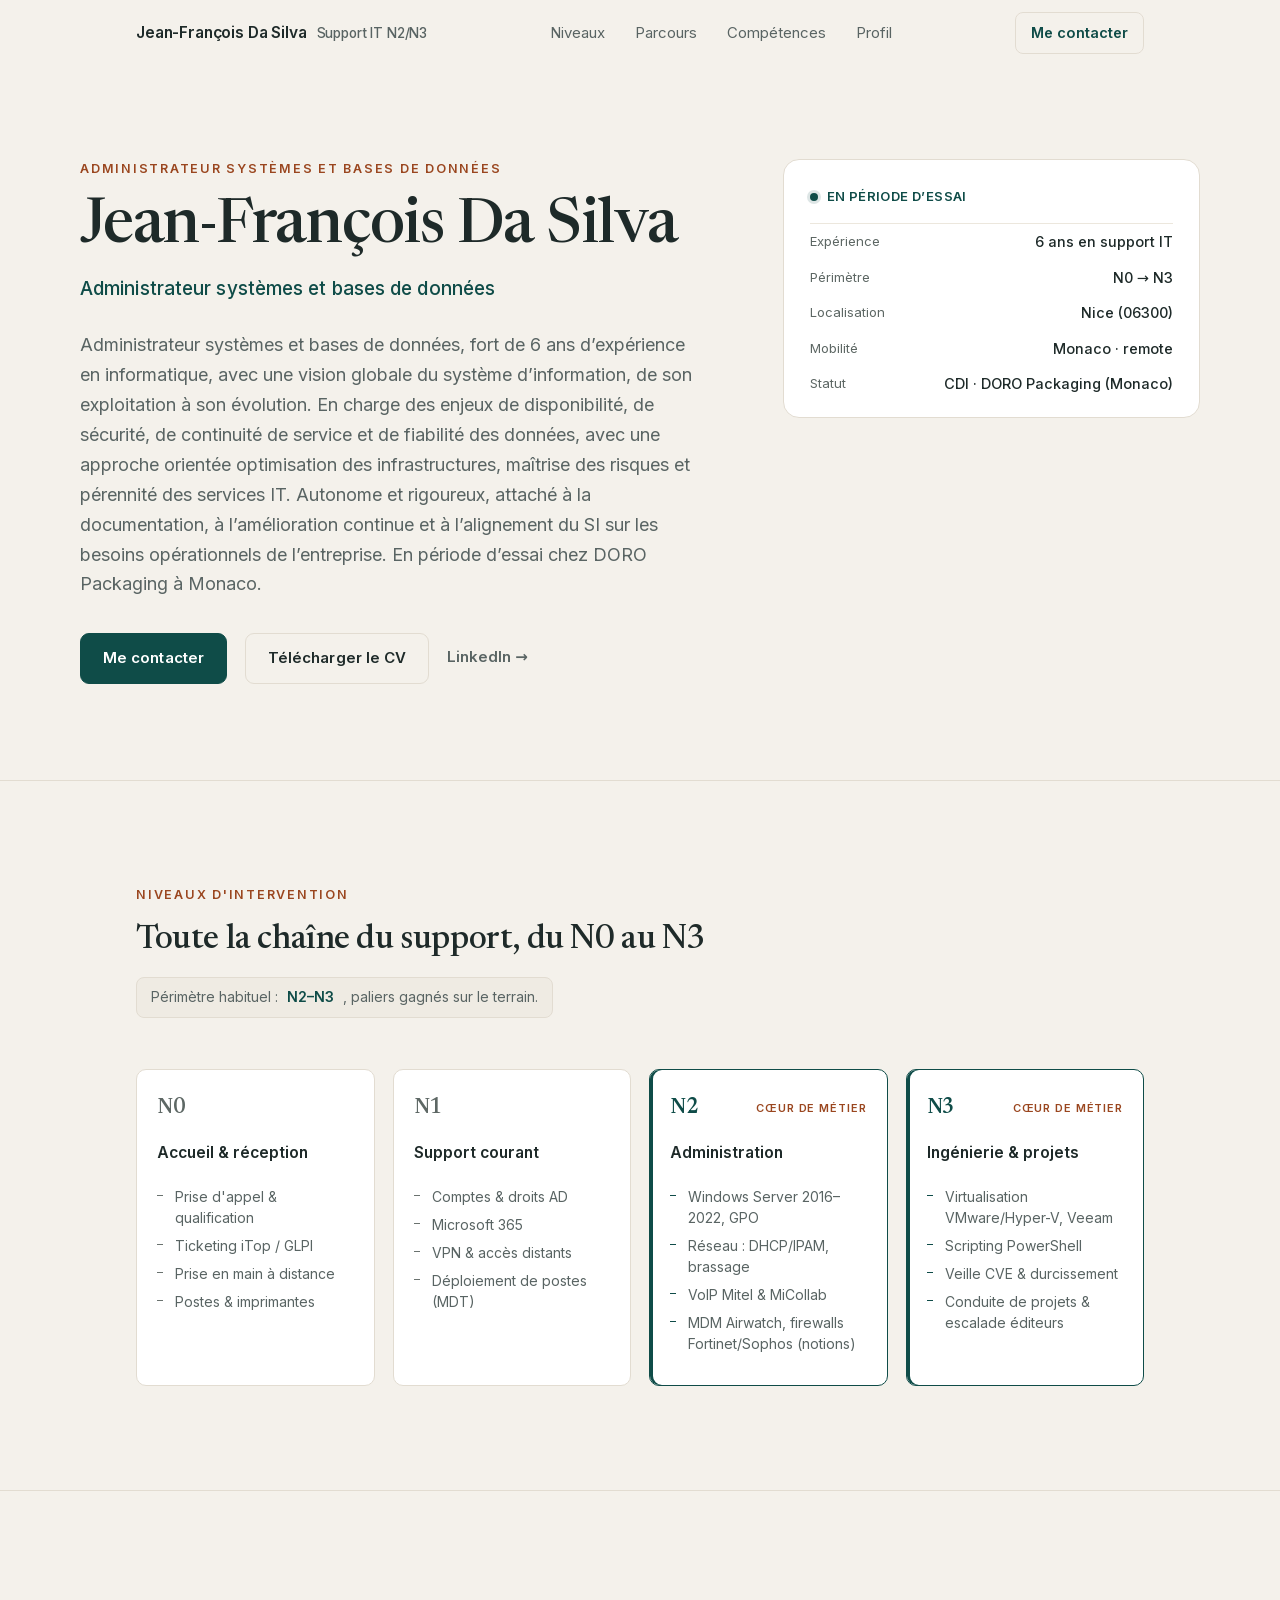
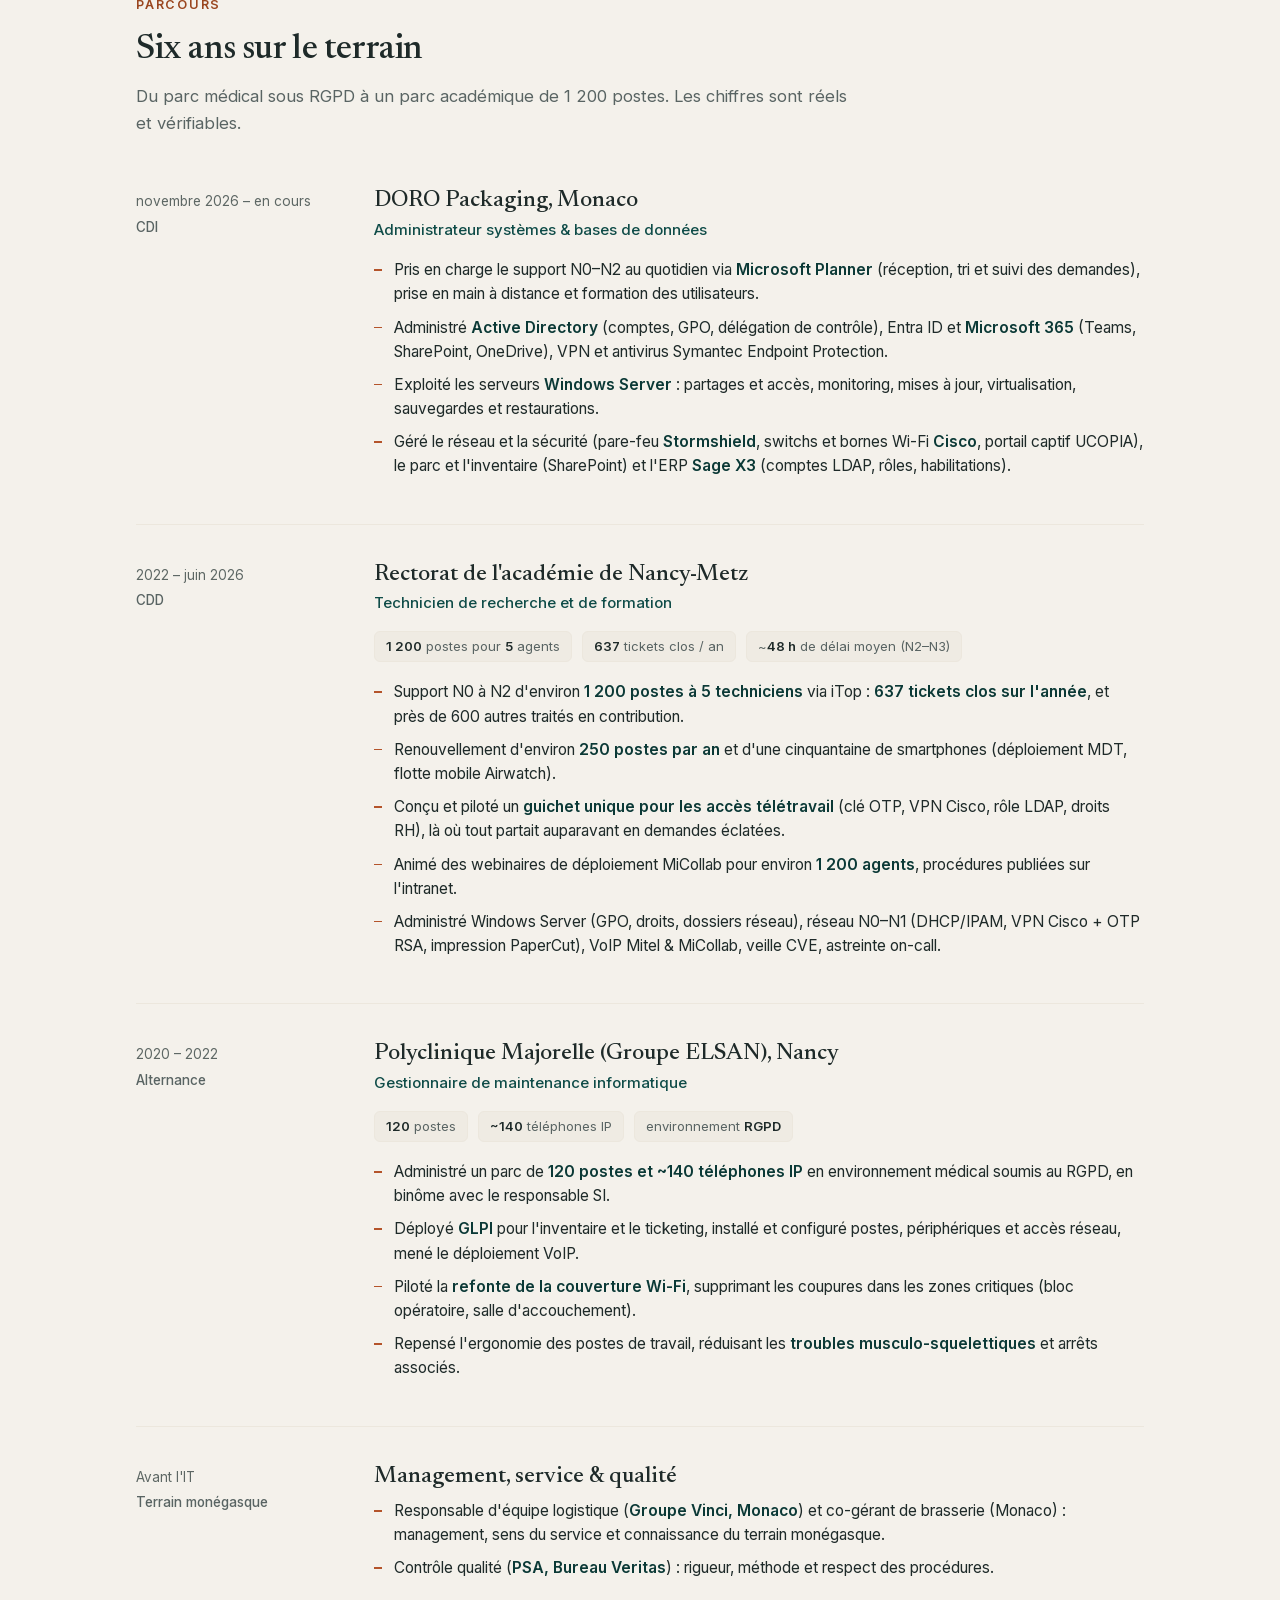
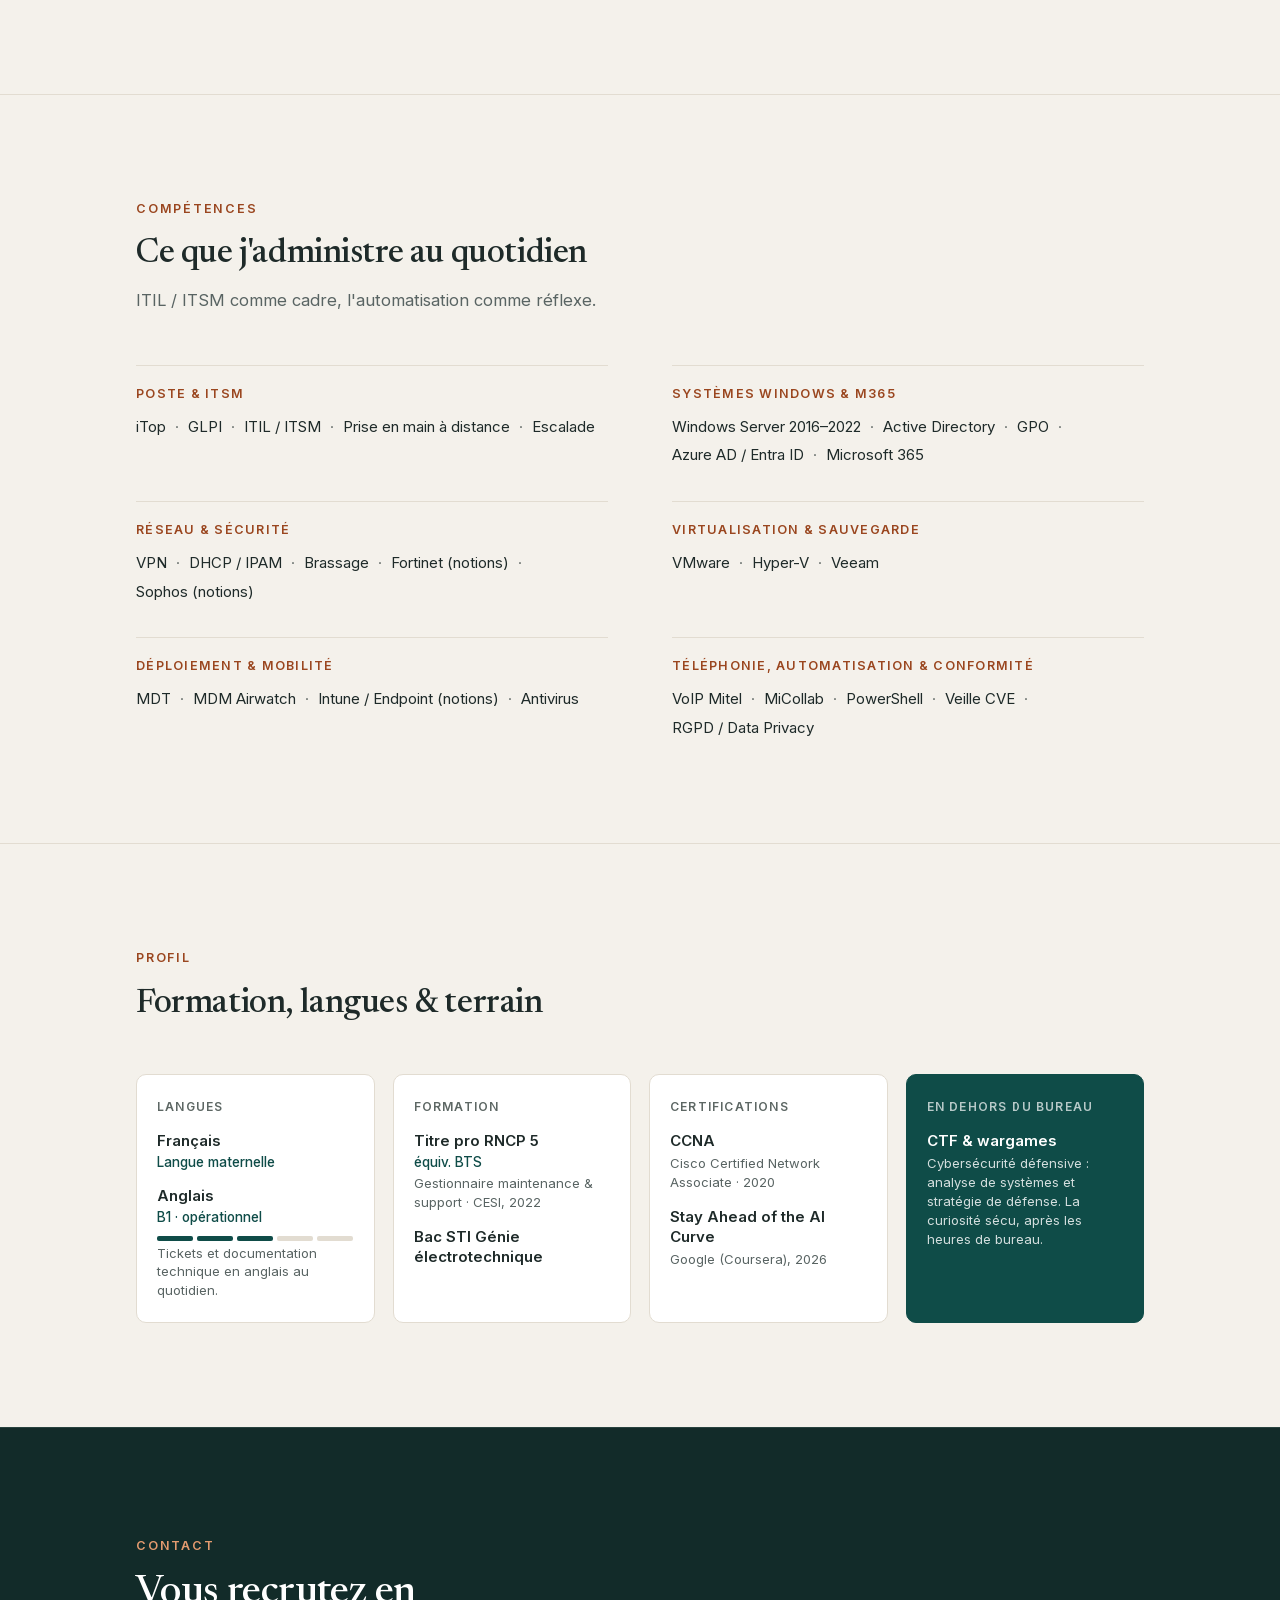
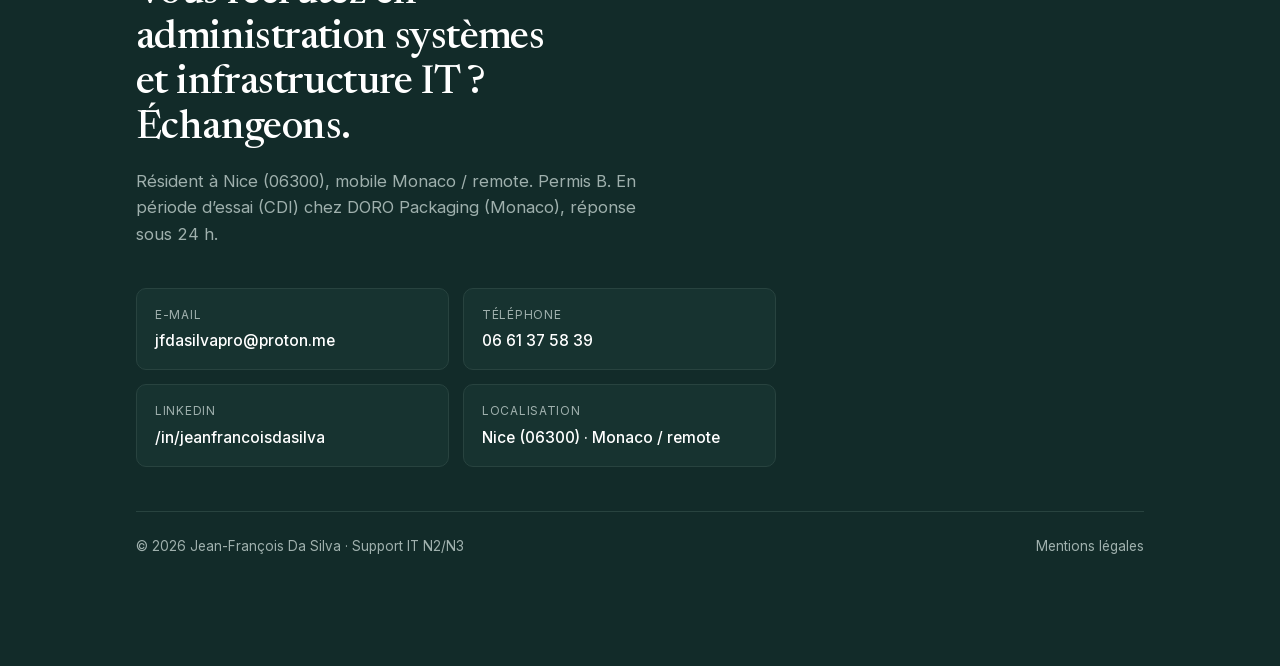
<file: index.html>
<!DOCTYPE html>
<html lang="fr">
<head>
<meta charset="utf-8">
<meta name="viewport" content="width=device-width, initial-scale=1">
<title>Jean-François Da Silva · Administrateur systèmes et bases de données</title>
<meta name="description" content="Jean-François Da Silva, administrateur systèmes et bases de données (6 ans). Support N0 à N3, systèmes &amp; réseaux, environnements exigeants. Résident à Nice (06300), mobile Monaco / remote. En période d’essai chez DORO Packaging (Monaco).">
<meta name="theme-color" content="#0F4C48">
<link rel="icon" type="image/svg+xml" href="favicon.svg">
<link rel="apple-touch-icon" href="apple-touch-icon.png">

<meta property="og:type" content="website">
<meta property="og:locale" content="fr_FR">
<meta property="og:url" content="https://jfdslv.fr/">
<meta property="og:site_name" content="Jean-François Da Silva">
<meta property="og:title" content="Jean-François Da Silva · Administrateur systèmes et bases de données">
<meta property="og:description" content="Support IT N0 à N3 (6 ans). Nice (06300) · Monaco · remote. En période d’essai chez DORO Packaging.">
<meta property="og:image" content="https://jfdslv.fr/og-image.png">
<meta property="og:image:width" content="1200">
<meta property="og:image:height" content="630">
<meta name="twitter:card" content="summary_large_image">
<meta name="twitter:title" content="Jean-François Da Silva · Administrateur systèmes et bases de données">
<meta name="twitter:description" content="Support IT N0 à N3 (6 ans). Nice (06300) · Monaco · remote. En période d’essai chez DORO Packaging.">
<meta name="twitter:image" content="https://jfdslv.fr/og-image.png">

<link rel="preload" href="fonts/newsreader-ccd539e8.woff2" as="font" type="font/woff2" crossorigin>
<link rel="preload" href="fonts/inter-1ab1ad55.woff2" as="font" type="font/woff2" crossorigin>
<link rel="stylesheet" href="fonts.css">
<link rel="stylesheet" href="styles.css">
</head>
<body>
<a class="skip" href="#main">Aller au contenu</a>

<!-- ===================== NAV ===================== -->
<nav class="nav" id="nav" aria-label="Navigation principale">
  <div class="nav-inner">
    <a class="brand" href="#top">
      Jean-François Da Silva
      <span class="brand-role">Support IT N2/N3</span>
    </a>
    <div class="nav-links">
      <a href="#niveaux">Niveaux</a>
      <a href="#parcours">Parcours</a>
      <a href="#competences">Compétences</a>
      <a href="#profil">Profil</a>
    </div>
    <a class="nav-cta" href="#contact">Me contacter</a>
  </div>
</nav>

<!-- ===================== HERO ===================== -->
<header id="top">
  <div class="wrap hero">
    <div class="hero-grid">
      <div class="hero-main">
        <p class="kicker">Administrateur systèmes et bases de données</p>
        <h1 class="hero-name">Jean-François Da Silva</h1>
        <p class="hero-role">Administrateur systèmes et bases de données</p>
        <p class="hero-lead">Administrateur systèmes et bases de données, fort de 6 ans d’expérience en informatique, avec une vision globale du système d’information, de son exploitation à son évolution. En charge des enjeux de disponibilité, de sécurité, de continuité de service et de fiabilité des données, avec une approche orientée optimisation des infrastructures, maîtrise des risques et pérennité des services IT. Autonome et rigoureux, attaché à la documentation, à l’amélioration continue et à l’alignement du SI sur les besoins opérationnels de l’entreprise. En période d’essai chez DORO Packaging à Monaco.</p>
        <div class="hero-actions">
          <a class="btn btn-primary" href="mailto:jfdasilvapro@proton.me?subject=Opportunit%C3%A9%20Support%20N2%2FN3">Me contacter</a>
          <a class="btn btn-ghost" href="CV_JFDS.pdf" download="CV_Jean-Francois_DA_SILVA.pdf">Télécharger le CV</a>
          <a class="link-arrow" href="https://linkedin.com/in/jeanfrancoisdasilva" target="_blank" rel="noopener">LinkedIn →</a>
        </div>
      </div>

      <aside class="hero-card" aria-label="En bref">
        <p class="avail"><span class="dot" aria-hidden="true"></span> En période d’essai</p>
        <dl>
          <dt>Expérience</dt><dd>6 ans en support IT</dd>
          <dt>Périmètre</dt><dd>N0 → N3</dd>
          <dt>Localisation</dt><dd>Nice (06300)</dd>
          <dt>Mobilité</dt><dd>Monaco · remote</dd>
          <dt>Statut</dt><dd>CDI · DORO Packaging (Monaco)</dd>
        </dl>
      </aside>
    </div>
  </div>
</header>

<main id="main">

<!-- ===================== NIVEAUX ===================== -->
<section class="section" id="niveaux" aria-labelledby="niveaux-t">
  <div class="wrap">
    <div class="section-head reveal">
      <p class="kicker">Niveaux d'intervention</p>
      <h2 class="section-title" id="niveaux-t">Toute la chaîne du support, du N0 au N3</h2>
      <p class="scope-note">Périmètre habituel : <b>N2–N3</b>, paliers gagnés sur le terrain.</p>
    </div>
    <div class="levels reveal">
      <article class="level level-base">
        <div class="level-top"><span class="level-id">N0</span></div>
        <p class="level-name">Accueil &amp; réception</p>
        <ul class="level-list">
          <li>Prise d'appel &amp; qualification</li>
          <li>Ticketing iTop / GLPI</li>
          <li>Prise en main à distance</li>
          <li>Postes &amp; imprimantes</li>
        </ul>
      </article>
      <article class="level level-base">
        <div class="level-top"><span class="level-id">N1</span></div>
        <p class="level-name">Support courant</p>
        <ul class="level-list">
          <li>Comptes &amp; droits AD</li>
          <li>Microsoft 365</li>
          <li>VPN &amp; accès distants</li>
          <li>Déploiement de postes (MDT)</li>
        </ul>
      </article>
      <article class="level level-active">
        <div class="level-top"><span class="level-id">N2</span><span class="level-badge">Cœur de métier</span></div>
        <p class="level-name">Administration</p>
        <ul class="level-list">
          <li>Windows Server 2016–2022, GPO</li>
          <li>Réseau : DHCP/IPAM, brassage</li>
          <li>VoIP Mitel &amp; MiCollab</li>
          <li>MDM Airwatch, firewalls Fortinet/Sophos (notions)</li>
        </ul>
      </article>
      <article class="level level-active">
        <div class="level-top"><span class="level-id">N3</span><span class="level-badge">Cœur de métier</span></div>
        <p class="level-name">Ingénierie &amp; projets</p>
        <ul class="level-list">
          <li>Virtualisation VMware/Hyper-V, Veeam</li>
          <li>Scripting PowerShell</li>
          <li>Veille CVE &amp; durcissement</li>
          <li>Conduite de projets &amp; escalade éditeurs</li>
        </ul>
      </article>
    </div>
  </div>
</section>

<!-- ===================== PARCOURS ===================== -->
<section class="section" id="parcours" aria-labelledby="parcours-t">
  <div class="wrap">
    <div class="section-head reveal">
      <p class="kicker">Parcours</p>
      <h2 class="section-title" id="parcours-t">Six ans sur le terrain</h2>
      <p class="section-lead">Du parc médical sous RGPD à un parc académique de 1 200 postes. Les chiffres sont réels et vérifiables.</p>
    </div>

    <div class="timeline">
      <article class="job reveal">
        <div class="job-period">novembre 2026 – en cours<span class="type">CDI</span></div>
        <div class="job-body">
          <h3 class="job-org">DORO Packaging, Monaco</h3>
          <p class="job-title">Administrateur systèmes &amp; bases de données</p>
          <ul class="job-list" style="margin-top:10px;">
            <li>Pris en charge le support N0–N2 au quotidien via <span class="hl">Microsoft Planner</span> (réception, tri et suivi des demandes), prise en main à distance et formation des utilisateurs.</li>
            <li>Administré <span class="hl">Active Directory</span> (comptes, GPO, délégation de contrôle), Entra ID et <span class="hl">Microsoft 365</span> (Teams, SharePoint, OneDrive), VPN et antivirus Symantec Endpoint Protection.</li>
            <li>Exploité les serveurs <span class="hl">Windows Server</span> : partages et accès, monitoring, mises à jour, virtualisation, sauvegardes et restaurations.</li>
            <li>Géré le réseau et la sécurité (pare-feu <span class="hl">Stormshield</span>, switchs et bornes Wi-Fi <span class="hl">Cisco</span>, portail captif UCOPIA), le parc et l'inventaire (SharePoint) et l'ERP <span class="hl">Sage X3</span> (comptes LDAP, rôles, habilitations).</li>
          </ul>
        </div>
      </article>

      <article class="job reveal">
        <div class="job-period">2022 – juin 2026<span class="type">CDD</span></div>
        <div class="job-body">
          <h3 class="job-org">Rectorat de l'académie de Nancy-Metz</h3>
          <p class="job-title">Technicien de recherche et de formation</p>
          <div class="job-facts">
            <span class="fact"><b>1 200</b> postes pour <b>5</b> agents</span>
            <span class="fact"><b>637</b> tickets clos / an</span>
            <span class="fact">~<b>48 h</b> de délai moyen (N2–N3)</span>
          </div>
          <ul class="job-list">
            <li>Support N0 à N2 d'environ <span class="hl">1 200 postes à 5 techniciens</span> via iTop : <span class="hl">637 tickets clos sur l'année</span>, et près de 600 autres traités en contribution.</li>
            <li>Renouvellement d'environ <span class="hl">250 postes par an</span> et d'une cinquantaine de smartphones (déploiement MDT, flotte mobile Airwatch).</li>
            <li>Conçu et piloté un <span class="hl">guichet unique pour les accès télétravail</span> (clé OTP, VPN Cisco, rôle LDAP, droits RH), là où tout partait auparavant en demandes éclatées.</li>
            <li>Animé des webinaires de déploiement MiCollab pour environ <span class="hl">1 200 agents</span>, procédures publiées sur l'intranet.</li>
            <li>Administré Windows Server (GPO, droits, dossiers réseau), réseau N0–N1 (DHCP/IPAM, VPN Cisco + OTP RSA, impression PaperCut), VoIP Mitel &amp; MiCollab, veille CVE, astreinte on-call.</li>
          </ul>
        </div>
      </article>

      <article class="job reveal">
        <div class="job-period">2020 – 2022<span class="type">Alternance</span></div>
        <div class="job-body">
          <h3 class="job-org">Polyclinique Majorelle (Groupe ELSAN), Nancy</h3>
          <p class="job-title">Gestionnaire de maintenance informatique</p>
          <div class="job-facts">
            <span class="fact"><b>120</b> postes</span>
            <span class="fact"><b>~140</b> téléphones IP</span>
            <span class="fact">environnement <b>RGPD</b></span>
          </div>
          <ul class="job-list">
            <li>Administré un parc de <span class="hl">120 postes et ~140 téléphones IP</span> en environnement médical soumis au RGPD, en binôme avec le responsable SI.</li>
            <li>Déployé <span class="hl">GLPI</span> pour l'inventaire et le ticketing, installé et configuré postes, périphériques et accès réseau, mené le déploiement VoIP.</li>
            <li>Piloté la <span class="hl">refonte de la couverture Wi-Fi</span>, supprimant les coupures dans les zones critiques (bloc opératoire, salle d'accouchement).</li>
            <li>Repensé l'ergonomie des postes de travail, réduisant les <span class="hl">troubles musculo-squelettiques</span> et arrêts associés.</li>
          </ul>
        </div>
      </article>

      <article class="job reveal">
        <div class="job-period">Avant l'IT<span class="type">Terrain monégasque</span></div>
        <div class="job-body">
          <h3 class="job-org">Management, service &amp; qualité</h3>
          <ul class="job-list" style="margin-top:4px;">
            <li>Responsable d'équipe logistique (<span class="hl">Groupe Vinci, Monaco</span>) et co-gérant de brasserie (Monaco) : management, sens du service et connaissance du terrain monégasque.</li>
            <li>Contrôle qualité (<span class="hl">PSA, Bureau Veritas</span>) : rigueur, méthode et respect des procédures.</li>
          </ul>
        </div>
      </article>
    </div>
  </div>
</section>

<!-- ===================== COMPÉTENCES ===================== -->
<section class="section" id="competences" aria-labelledby="competences-t">
  <div class="wrap">
    <div class="section-head reveal">
      <p class="kicker">Compétences</p>
      <h2 class="section-title" id="competences-t">Ce que j'administre au quotidien</h2>
      <p class="section-lead">ITIL / ITSM comme cadre, l'automatisation comme réflexe.</p>
    </div>
    <div class="skills reveal">
      <div class="skill-group">
        <h3>Poste &amp; ITSM</h3>
        <ul><li>iTop</li><li>GLPI</li><li>ITIL / ITSM</li><li>Prise en main à distance</li><li>Escalade</li></ul>
      </div>
      <div class="skill-group">
        <h3>Systèmes Windows &amp; M365</h3>
        <ul><li>Windows Server 2016–2022</li><li>Active Directory</li><li>GPO</li><li>Azure AD / Entra ID</li><li>Microsoft 365</li></ul>
      </div>
      <div class="skill-group">
        <h3>Réseau &amp; sécurité</h3>
        <ul><li>VPN</li><li>DHCP / IPAM</li><li>Brassage</li><li>Fortinet (notions)</li><li>Sophos (notions)</li></ul>
      </div>
      <div class="skill-group">
        <h3>Virtualisation &amp; sauvegarde</h3>
        <ul><li>VMware</li><li>Hyper-V</li><li>Veeam</li></ul>
      </div>
      <div class="skill-group">
        <h3>Déploiement &amp; mobilité</h3>
        <ul><li>MDT</li><li>MDM Airwatch</li><li>Intune / Endpoint (notions)</li><li>Antivirus</li></ul>
      </div>
      <div class="skill-group">
        <h3>Téléphonie, automatisation &amp; conformité</h3>
        <ul><li>VoIP Mitel</li><li>MiCollab</li><li>PowerShell</li><li>Veille CVE</li><li>RGPD / Data Privacy</li></ul>
      </div>
    </div>
  </div>
</section>

<!-- ===================== PROFIL ===================== -->
<section class="section" id="profil" aria-labelledby="profil-t">
  <div class="wrap">
    <div class="section-head reveal">
      <p class="kicker">Profil</p>
      <h2 class="section-title" id="profil-t">Formation, langues &amp; terrain</h2>
    </div>
    <div class="profile reveal">
      <div class="pcard">
        <h3>Langues</h3>
        <div class="prow"><p class="pmain">Français <span class="lvl">Langue maternelle</span></p></div>
        <div class="prow">
          <p class="pmain">Anglais <span class="lvl">B1 · opérationnel</span></p>
          <div class="meter" aria-hidden="true"><i class="on"></i><i class="on"></i><i class="on"></i><i></i><i></i></div>
          <p class="pnote">Tickets et documentation technique en anglais au quotidien.</p>
        </div>
      </div>
      <div class="pcard">
        <h3>Formation</h3>
        <div class="prow">
          <p class="pmain">Titre pro RNCP 5 <span class="lvl">équiv. BTS</span></p>
          <p class="pnote">Gestionnaire maintenance &amp; support · CESI, 2022</p>
        </div>
        <div class="prow"><p class="pmain">Bac STI Génie électrotechnique</p></div>
      </div>
      <div class="pcard">
        <h3>Certifications</h3>
        <div class="prow">
          <p class="pmain">CCNA</p>
          <p class="pnote">Cisco Certified Network Associate · 2020</p>
        </div>
        <div class="prow">
          <p class="pmain">Stay Ahead of the AI Curve</p>
          <p class="pnote">Google (Coursera), 2026</p>
        </div>
      </div>
      <div class="pcard feature">
        <h3>En dehors du bureau</h3>
        <div class="prow">
          <p class="pmain">CTF &amp; wargames</p>
          <p class="pnote">Cybersécurité défensive : analyse de systèmes et stratégie de défense. La curiosité sécu, après les heures de bureau.</p>
        </div>
      </div>
    </div>
  </div>
</section>

</main>

<!-- ===================== CONTACT ===================== -->
<footer class="contact" id="contact">
  <div class="contact-inner">
    <p class="kicker">Contact</p>
    <h2 class="contact-h">Vous recrutez en administration systèmes et infrastructure IT ? Échangeons.</h2>
    <p class="contact-p">Résident à Nice (06300), mobile Monaco / remote. Permis B. En période d’essai (CDI) chez DORO Packaging (Monaco), réponse sous 24 h.</p>

    <div class="contact-grid">
      <a class="ccard" href="mailto:jfdasilvapro@proton.me?subject=Opportunit%C3%A9%20Support%20N2%2FN3">
        <span class="ck">E-mail</span>
        <span class="cv">jfdasilvapro@proton.me</span>
      </a>
      <a class="ccard" href="tel:+33661375839">
        <span class="ck">Téléphone</span>
        <span class="cv">06 61 37 58 39</span>
      </a>
      <a class="ccard" href="https://linkedin.com/in/jeanfrancoisdasilva" target="_blank" rel="noopener">
        <span class="ck">LinkedIn</span>
        <span class="cv">/in/jeanfrancoisdasilva</span>
      </a>
      <div class="ccard">
        <span class="ck">Localisation</span>
        <span class="cv">Nice (06300) · Monaco / remote</span>
      </div>
    </div>

    <div class="contact-foot">
      <span>© <span id="year">2026</span> Jean-François Da Silva · Support IT N2/N3</span>
      <a href="mentions-legales.html">Mentions légales</a>
    </div>
  </div>
</footer>

<script>
(function(){
  // année courante
  var y=document.getElementById('year'); if(y) y.textContent=new Date().getFullYear();

  // nav : bordure quand on a défilé
  var nav=document.getElementById('nav');
  var onScroll=function(){ if(nav) nav.classList.toggle('is-stuck', window.scrollY>8); };
  onScroll(); window.addEventListener('scroll', onScroll, {passive:true});

  // apparition légère, une seule fois
  var reduce=window.matchMedia && window.matchMedia('(prefers-reduced-motion: reduce)').matches;
  var items=document.querySelectorAll('.reveal');
  if(reduce || !('IntersectionObserver' in window)){
    items.forEach(function(el){el.classList.add('in');});
    return;
  }
  var io=new IntersectionObserver(function(entries){
    entries.forEach(function(en){
      if(en.isIntersecting){en.target.classList.add('in');io.unobserve(en.target);}
    });
  },{threshold:0.1, rootMargin:'0px 0px -6% 0px'});
  items.forEach(function(el){io.observe(el);});
})();
</script>
</body>
</html>
</file>
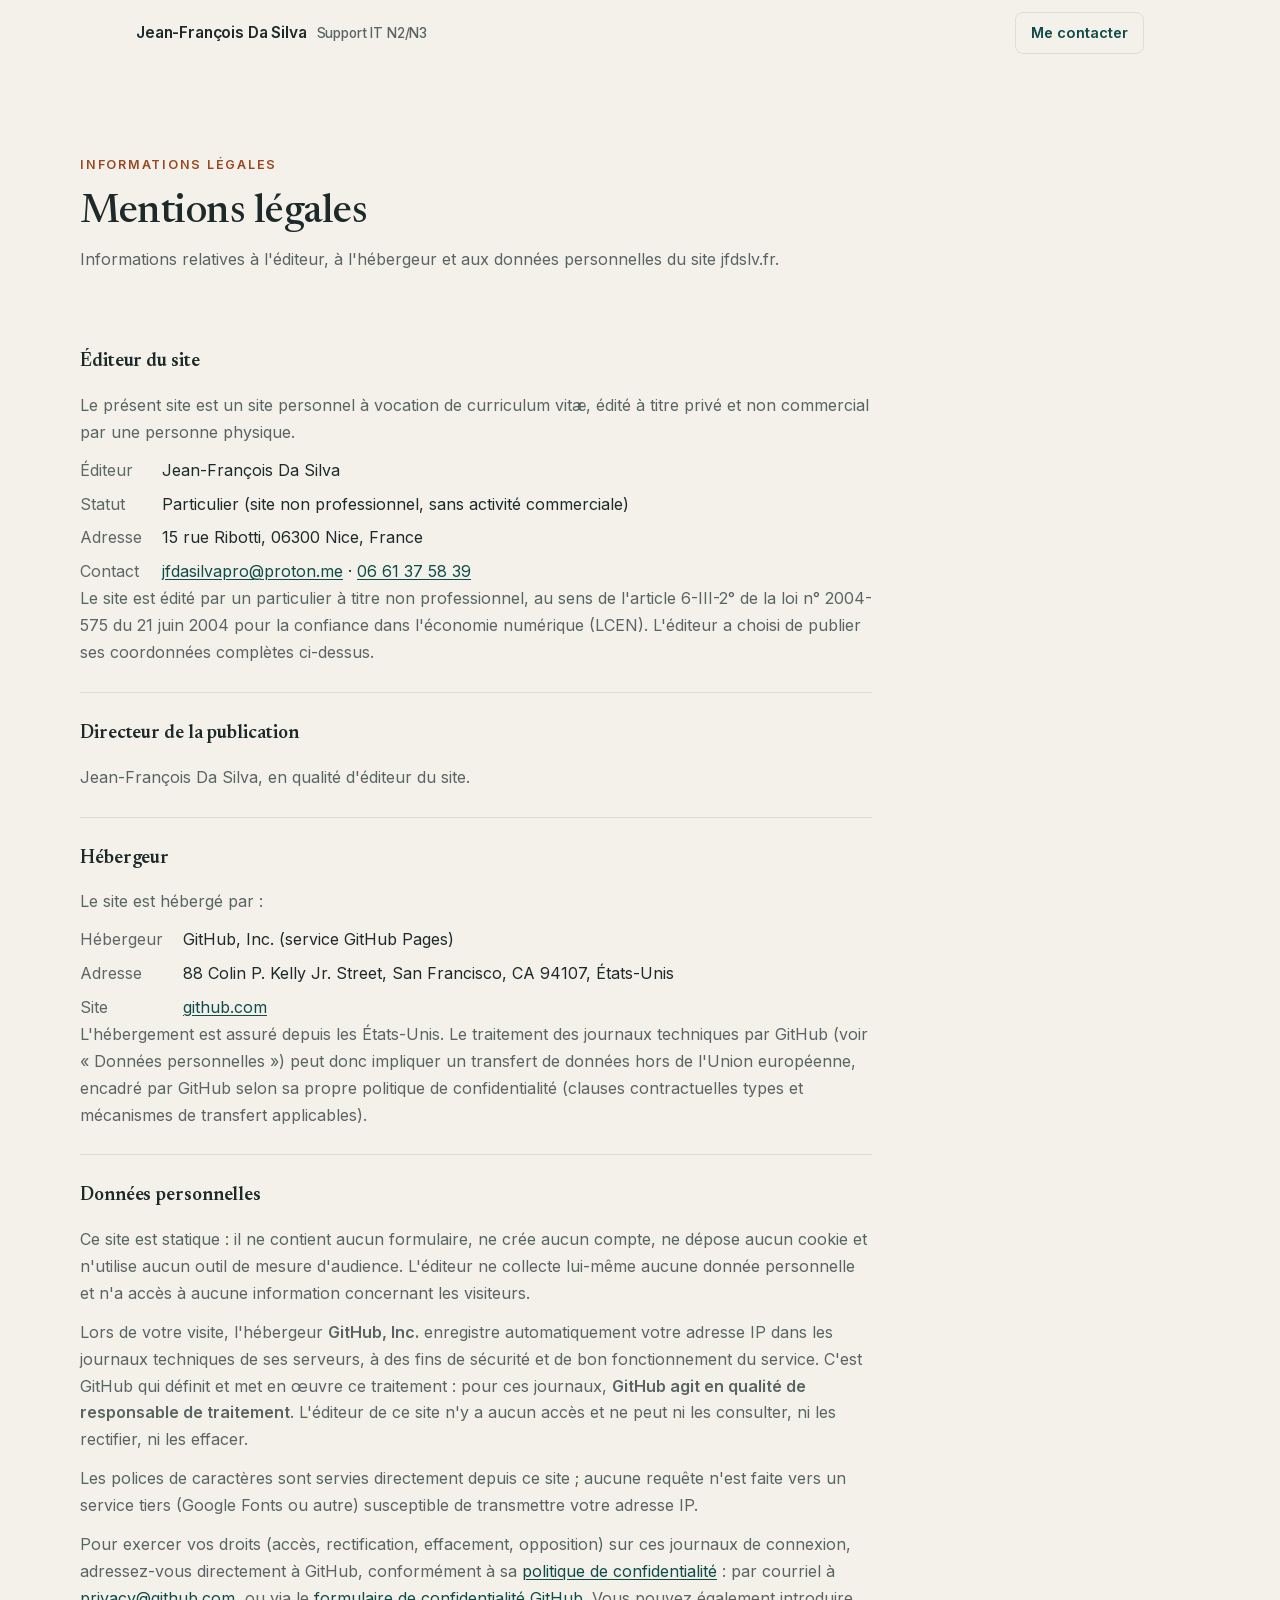
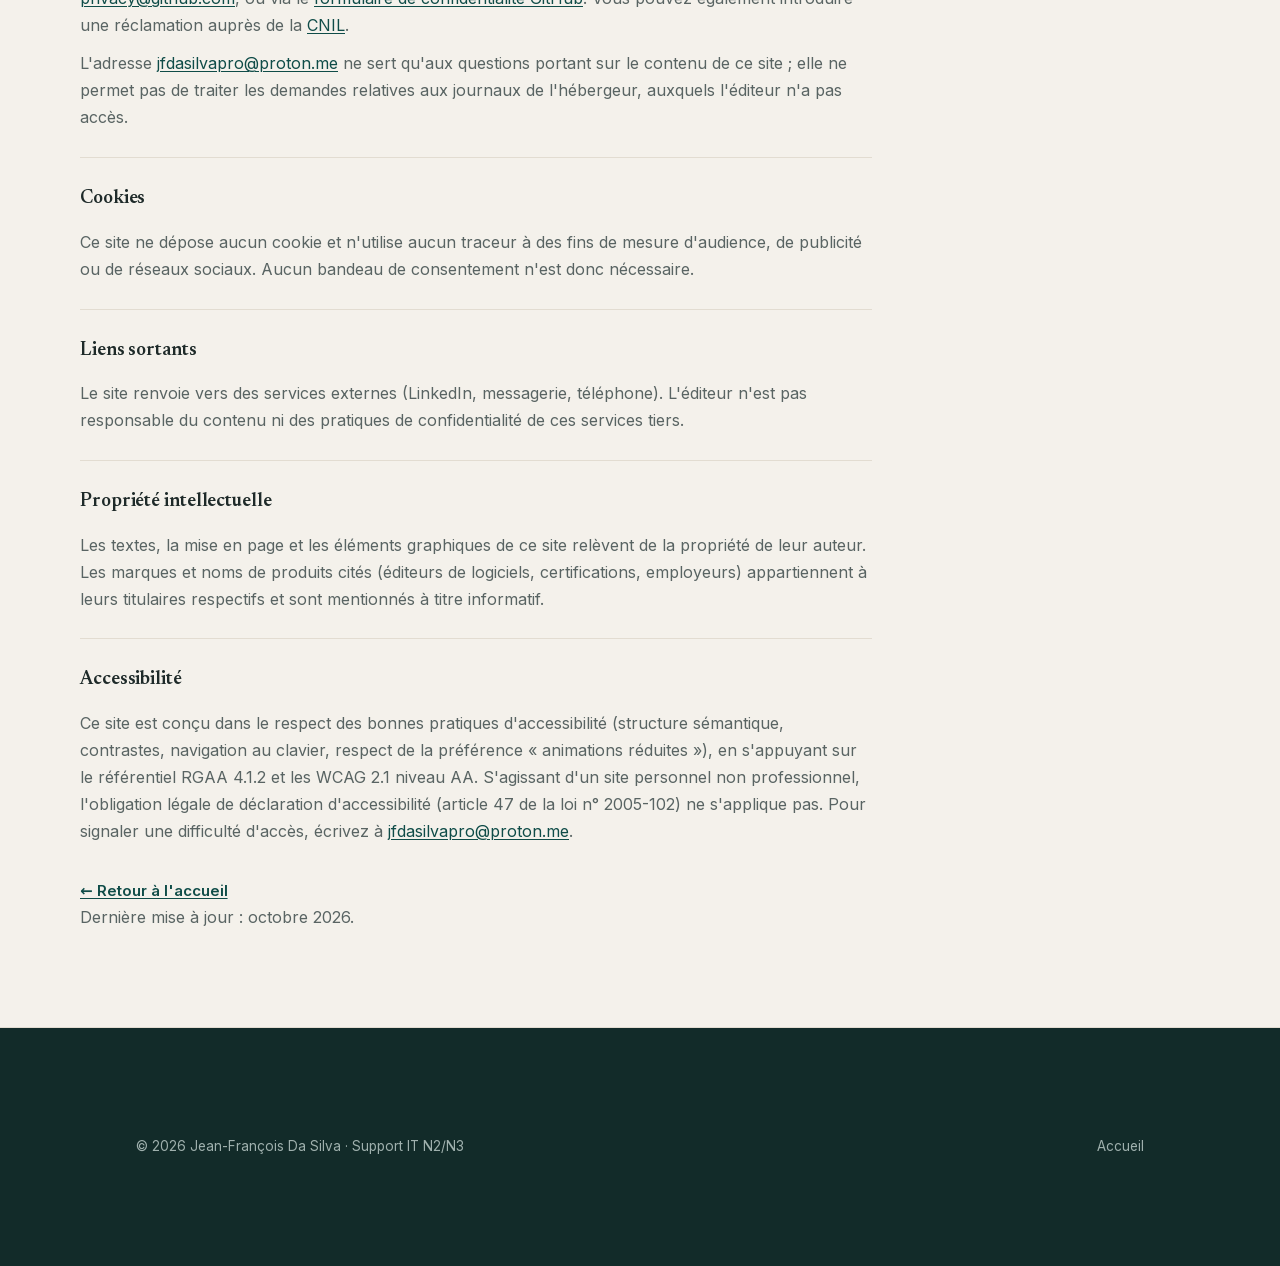
<file: mentions-legales.html>
<!DOCTYPE html>
<html lang="fr">
<head>
<meta charset="utf-8">
<meta name="viewport" content="width=device-width, initial-scale=1">
<title>Mentions légales · Jean-François Da Silva</title>
<meta name="description" content="Mentions légales et informations sur les données personnelles du site jfdslv.fr.">
<meta name="robots" content="noindex, follow">
<meta name="theme-color" content="#0F4C48">
<link rel="icon" type="image/svg+xml" href="favicon.svg">
<link rel="apple-touch-icon" href="apple-touch-icon.png">
<link rel="stylesheet" href="fonts.css">
<link rel="stylesheet" href="styles.css">
</head>
<body>
<a class="skip" href="#main">Aller au contenu</a>

<nav class="nav" id="nav" aria-label="Navigation principale">
  <div class="nav-inner">
    <a class="brand" href="index.html">
      Jean-François Da Silva
      <span class="brand-role">Support IT N2/N3</span>
    </a>
    <a class="nav-cta" href="index.html#contact">Me contacter</a>
  </div>
</nav>

<main id="main">
  <div class="wrap legal">
    <header class="legal-head">
      <p class="kicker">Informations légales</p>
      <h1 class="legal-title">Mentions légales</h1>
      <p class="legal-sub">Informations relatives à l'éditeur, à l'hébergeur et aux données personnelles du site jfdslv.fr.</p>
    </header>

    <div class="legal-body">
      <section>
        <h2>Éditeur du site</h2>
        <p>Le présent site est un site personnel à vocation de curriculum vitæ, édité à titre privé et non commercial par une personne physique.</p>
        <dl>
          <dt>Éditeur</dt><dd>Jean-François Da Silva</dd>
          <dt>Statut</dt><dd>Particulier (site non professionnel, sans activité commerciale)</dd>
          <dt>Adresse</dt><dd>15 rue Ribotti, 06300 Nice, France</dd>
          <dt>Contact</dt><dd><a href="mailto:jfdasilvapro@proton.me">jfdasilvapro@proton.me</a> · <a href="tel:+33661375839">06&nbsp;61&nbsp;37&nbsp;58&nbsp;39</a></dd>
        </dl>
        <p>Le site est édité par un particulier à titre non professionnel, au sens de l'article 6-III-2° de la loi n°&nbsp;2004-575 du 21&nbsp;juin 2004 pour la confiance dans l'économie numérique (LCEN). L'éditeur a choisi de publier ses coordonnées complètes ci-dessus.</p>
      </section>

      <section>
        <h2>Directeur de la publication</h2>
        <p>Jean-François Da Silva, en qualité d'éditeur du site.</p>
      </section>

      <section>
        <h2>Hébergeur</h2>
        <p>Le site est hébergé par&nbsp;:</p>
        <dl>
          <dt>Hébergeur</dt><dd>GitHub, Inc. (service GitHub Pages)</dd>
          <dt>Adresse</dt><dd>88 Colin P. Kelly Jr. Street, San Francisco, CA 94107, États-Unis</dd>
          <dt>Site</dt><dd><a href="https://github.com" target="_blank" rel="noopener">github.com</a></dd>
        </dl>
        <p>L'hébergement est assuré depuis les États-Unis. Le traitement des journaux techniques par GitHub (voir «&nbsp;Données personnelles&nbsp;») peut donc impliquer un transfert de données hors de l'Union européenne, encadré par GitHub selon sa propre politique de confidentialité (clauses contractuelles types et mécanismes de transfert applicables).</p>
      </section>

      <section>
        <h2>Données personnelles</h2>
        <p>Ce site est statique&nbsp;: il ne contient aucun formulaire, ne crée aucun compte, ne dépose aucun cookie et n'utilise aucun outil de mesure d'audience. L'éditeur ne collecte lui-même aucune donnée personnelle et n'a accès à aucune information concernant les visiteurs.</p>
        <p>Lors de votre visite, l'hébergeur <strong>GitHub, Inc.</strong> enregistre automatiquement votre adresse IP dans les journaux techniques de ses serveurs, à des fins de sécurité et de bon fonctionnement du service. C'est GitHub qui définit et met en œuvre ce traitement&nbsp;: pour ces journaux, <strong>GitHub agit en qualité de responsable de traitement</strong>. L'éditeur de ce site n'y a aucun accès et ne peut ni les consulter, ni les rectifier, ni les effacer.</p>
        <p>Les polices de caractères sont servies directement depuis ce site&nbsp;; aucune requête n'est faite vers un service tiers (Google Fonts ou autre) susceptible de transmettre votre adresse IP.</p>
        <p>Pour exercer vos droits (accès, rectification, effacement, opposition) sur ces journaux de connexion, adressez-vous directement à GitHub, conformément à sa <a href="https://docs.github.com/fr/site-policy/privacy-policies/github-general-privacy-statement" target="_blank" rel="noopener">politique de confidentialité</a>&nbsp;: par courriel à <a href="mailto:privacy@github.com">privacy@github.com</a>, ou via le <a href="https://support.github.com/contact/privacy" target="_blank" rel="noopener">formulaire de confidentialité GitHub</a>. Vous pouvez également introduire une réclamation auprès de la <a href="https://www.cnil.fr" target="_blank" rel="noopener">CNIL</a>.</p>
        <p>L'adresse <a href="mailto:jfdasilvapro@proton.me">jfdasilvapro@proton.me</a> ne sert qu'aux questions portant sur le contenu de ce site&nbsp;; elle ne permet pas de traiter les demandes relatives aux journaux de l'hébergeur, auxquels l'éditeur n'a pas accès.</p>
      </section>

      <section>
        <h2>Cookies</h2>
        <p>Ce site ne dépose aucun cookie et n'utilise aucun traceur à des fins de mesure d'audience, de publicité ou de réseaux sociaux. Aucun bandeau de consentement n'est donc nécessaire.</p>
      </section>

      <section>
        <h2>Liens sortants</h2>
        <p>Le site renvoie vers des services externes (LinkedIn, messagerie, téléphone). L'éditeur n'est pas responsable du contenu ni des pratiques de confidentialité de ces services tiers.</p>
      </section>

      <section>
        <h2>Propriété intellectuelle</h2>
        <p>Les textes, la mise en page et les éléments graphiques de ce site relèvent de la propriété de leur auteur. Les marques et noms de produits cités (éditeurs de logiciels, certifications, employeurs) appartiennent à leurs titulaires respectifs et sont mentionnés à titre informatif.</p>
      </section>

      <section>
        <h2>Accessibilité</h2>
        <p>Ce site est conçu dans le respect des bonnes pratiques d'accessibilité (structure sémantique, contrastes, navigation au clavier, respect de la préférence « animations réduites »), en s'appuyant sur le référentiel RGAA 4.1.2 et les WCAG 2.1 niveau AA. S'agissant d'un site personnel non professionnel, l'obligation légale de déclaration d'accessibilité (article 47 de la loi n°&nbsp;2005-102) ne s'applique pas. Pour signaler une difficulté d'accès, écrivez à <a href="mailto:jfdasilvapro@proton.me">jfdasilvapro@proton.me</a>.</p>
      </section>

      <a class="legal-back" href="index.html">← Retour à l'accueil</a>
      <p class="legal-updated">Dernière mise à jour&nbsp;: <span id="legal-date">octobre 2026</span>.</p>
    </div>
  </div>
</main>

<footer class="contact" id="contact" style="border-top:1px solid var(--line);">
  <div class="contact-inner">
    <div class="contact-foot" style="border-top:none;padding-top:0;">
      <span>© <span id="year">2026</span> Jean-François Da Silva · Support IT N2/N3</span>
      <a href="index.html">Accueil</a>
    </div>
  </div>
</footer>

<script>
(function(){
  var y=document.getElementById('year'); if(y) y.textContent=new Date().getFullYear();
  var nav=document.getElementById('nav');
  var onScroll=function(){ if(nav) nav.classList.toggle('is-stuck', window.scrollY>8); };
  onScroll(); window.addEventListener('scroll', onScroll, {passive:true});
})();
</script>
</body>
</html>
</file>
<file: fonts.css>
/* cyrillic-ext */
@font-face {
  font-family: 'Inter';
  font-style: normal;
  font-weight: 400;
  font-display: swap;
  src: url(fonts/inter-7249155f.woff2) format('woff2');
  unicode-range: U+0460-052F, U+1C80-1C8A, U+20B4, U+2DE0-2DFF, U+A640-A69F, U+FE2E-FE2F;
}
/* cyrillic */
@font-face {
  font-family: 'Inter';
  font-style: normal;
  font-weight: 400;
  font-display: swap;
  src: url(fonts/inter-e34c5f1b.woff2) format('woff2');
  unicode-range: U+0301, U+0400-045F, U+0490-0491, U+04B0-04B1, U+2116;
}
/* greek-ext */
@font-face {
  font-family: 'Inter';
  font-style: normal;
  font-weight: 400;
  font-display: swap;
  src: url(fonts/inter-6e1a6b2b.woff2) format('woff2');
  unicode-range: U+1F00-1FFF;
}
/* greek */
@font-face {
  font-family: 'Inter';
  font-style: normal;
  font-weight: 400;
  font-display: swap;
  src: url(fonts/inter-656bbed6.woff2) format('woff2');
  unicode-range: U+0370-0377, U+037A-037F, U+0384-038A, U+038C, U+038E-03A1, U+03A3-03FF;
}
/* vietnamese */
@font-face {
  font-family: 'Inter';
  font-style: normal;
  font-weight: 400;
  font-display: swap;
  src: url(fonts/inter-fc83e075.woff2) format('woff2');
  unicode-range: U+0102-0103, U+0110-0111, U+0128-0129, U+0168-0169, U+01A0-01A1, U+01AF-01B0, U+0300-0301, U+0303-0304, U+0308-0309, U+0323, U+0329, U+1EA0-1EF9, U+20AB;
}
/* latin-ext */
@font-face {
  font-family: 'Inter';
  font-style: normal;
  font-weight: 400;
  font-display: swap;
  src: url(fonts/inter-749a3084.woff2) format('woff2');
  unicode-range: U+0100-02BA, U+02BD-02C5, U+02C7-02CC, U+02CE-02D7, U+02DD-02FF, U+0304, U+0308, U+0329, U+1D00-1DBF, U+1E00-1E9F, U+1EF2-1EFF, U+2020, U+20A0-20AB, U+20AD-20C0, U+2113, U+2C60-2C7F, U+A720-A7FF;
}
/* latin */
@font-face {
  font-family: 'Inter';
  font-style: normal;
  font-weight: 400;
  font-display: swap;
  src: url(fonts/inter-1ab1ad55.woff2) format('woff2');
  unicode-range: U+0000-00FF, U+0131, U+0152-0153, U+02BB-02BC, U+02C6, U+02DA, U+02DC, U+0304, U+0308, U+0329, U+2000-206F, U+20AC, U+2122, U+2191, U+2193, U+2212, U+2215, U+FEFF, U+FFFD;
}
/* cyrillic-ext */
@font-face {
  font-family: 'Inter';
  font-style: normal;
  font-weight: 500;
  font-display: swap;
  src: url(fonts/inter-7249155f.woff2) format('woff2');
  unicode-range: U+0460-052F, U+1C80-1C8A, U+20B4, U+2DE0-2DFF, U+A640-A69F, U+FE2E-FE2F;
}
/* cyrillic */
@font-face {
  font-family: 'Inter';
  font-style: normal;
  font-weight: 500;
  font-display: swap;
  src: url(fonts/inter-e34c5f1b.woff2) format('woff2');
  unicode-range: U+0301, U+0400-045F, U+0490-0491, U+04B0-04B1, U+2116;
}
/* greek-ext */
@font-face {
  font-family: 'Inter';
  font-style: normal;
  font-weight: 500;
  font-display: swap;
  src: url(fonts/inter-6e1a6b2b.woff2) format('woff2');
  unicode-range: U+1F00-1FFF;
}
/* greek */
@font-face {
  font-family: 'Inter';
  font-style: normal;
  font-weight: 500;
  font-display: swap;
  src: url(fonts/inter-656bbed6.woff2) format('woff2');
  unicode-range: U+0370-0377, U+037A-037F, U+0384-038A, U+038C, U+038E-03A1, U+03A3-03FF;
}
/* vietnamese */
@font-face {
  font-family: 'Inter';
  font-style: normal;
  font-weight: 500;
  font-display: swap;
  src: url(fonts/inter-fc83e075.woff2) format('woff2');
  unicode-range: U+0102-0103, U+0110-0111, U+0128-0129, U+0168-0169, U+01A0-01A1, U+01AF-01B0, U+0300-0301, U+0303-0304, U+0308-0309, U+0323, U+0329, U+1EA0-1EF9, U+20AB;
}
/* latin-ext */
@font-face {
  font-family: 'Inter';
  font-style: normal;
  font-weight: 500;
  font-display: swap;
  src: url(fonts/inter-749a3084.woff2) format('woff2');
  unicode-range: U+0100-02BA, U+02BD-02C5, U+02C7-02CC, U+02CE-02D7, U+02DD-02FF, U+0304, U+0308, U+0329, U+1D00-1DBF, U+1E00-1E9F, U+1EF2-1EFF, U+2020, U+20A0-20AB, U+20AD-20C0, U+2113, U+2C60-2C7F, U+A720-A7FF;
}
/* latin */
@font-face {
  font-family: 'Inter';
  font-style: normal;
  font-weight: 500;
  font-display: swap;
  src: url(fonts/inter-1ab1ad55.woff2) format('woff2');
  unicode-range: U+0000-00FF, U+0131, U+0152-0153, U+02BB-02BC, U+02C6, U+02DA, U+02DC, U+0304, U+0308, U+0329, U+2000-206F, U+20AC, U+2122, U+2191, U+2193, U+2212, U+2215, U+FEFF, U+FFFD;
}
/* cyrillic-ext */
@font-face {
  font-family: 'Inter';
  font-style: normal;
  font-weight: 600;
  font-display: swap;
  src: url(fonts/inter-7249155f.woff2) format('woff2');
  unicode-range: U+0460-052F, U+1C80-1C8A, U+20B4, U+2DE0-2DFF, U+A640-A69F, U+FE2E-FE2F;
}
/* cyrillic */
@font-face {
  font-family: 'Inter';
  font-style: normal;
  font-weight: 600;
  font-display: swap;
  src: url(fonts/inter-e34c5f1b.woff2) format('woff2');
  unicode-range: U+0301, U+0400-045F, U+0490-0491, U+04B0-04B1, U+2116;
}
/* greek-ext */
@font-face {
  font-family: 'Inter';
  font-style: normal;
  font-weight: 600;
  font-display: swap;
  src: url(fonts/inter-6e1a6b2b.woff2) format('woff2');
  unicode-range: U+1F00-1FFF;
}
/* greek */
@font-face {
  font-family: 'Inter';
  font-style: normal;
  font-weight: 600;
  font-display: swap;
  src: url(fonts/inter-656bbed6.woff2) format('woff2');
  unicode-range: U+0370-0377, U+037A-037F, U+0384-038A, U+038C, U+038E-03A1, U+03A3-03FF;
}
/* vietnamese */
@font-face {
  font-family: 'Inter';
  font-style: normal;
  font-weight: 600;
  font-display: swap;
  src: url(fonts/inter-fc83e075.woff2) format('woff2');
  unicode-range: U+0102-0103, U+0110-0111, U+0128-0129, U+0168-0169, U+01A0-01A1, U+01AF-01B0, U+0300-0301, U+0303-0304, U+0308-0309, U+0323, U+0329, U+1EA0-1EF9, U+20AB;
}
/* latin-ext */
@font-face {
  font-family: 'Inter';
  font-style: normal;
  font-weight: 600;
  font-display: swap;
  src: url(fonts/inter-749a3084.woff2) format('woff2');
  unicode-range: U+0100-02BA, U+02BD-02C5, U+02C7-02CC, U+02CE-02D7, U+02DD-02FF, U+0304, U+0308, U+0329, U+1D00-1DBF, U+1E00-1E9F, U+1EF2-1EFF, U+2020, U+20A0-20AB, U+20AD-20C0, U+2113, U+2C60-2C7F, U+A720-A7FF;
}
/* latin */
@font-face {
  font-family: 'Inter';
  font-style: normal;
  font-weight: 600;
  font-display: swap;
  src: url(fonts/inter-1ab1ad55.woff2) format('woff2');
  unicode-range: U+0000-00FF, U+0131, U+0152-0153, U+02BB-02BC, U+02C6, U+02DA, U+02DC, U+0304, U+0308, U+0329, U+2000-206F, U+20AC, U+2122, U+2191, U+2193, U+2212, U+2215, U+FEFF, U+FFFD;
}
/* cyrillic-ext */
@font-face {
  font-family: 'Inter';
  font-style: normal;
  font-weight: 700;
  font-display: swap;
  src: url(fonts/inter-7249155f.woff2) format('woff2');
  unicode-range: U+0460-052F, U+1C80-1C8A, U+20B4, U+2DE0-2DFF, U+A640-A69F, U+FE2E-FE2F;
}
/* cyrillic */
@font-face {
  font-family: 'Inter';
  font-style: normal;
  font-weight: 700;
  font-display: swap;
  src: url(fonts/inter-e34c5f1b.woff2) format('woff2');
  unicode-range: U+0301, U+0400-045F, U+0490-0491, U+04B0-04B1, U+2116;
}
/* greek-ext */
@font-face {
  font-family: 'Inter';
  font-style: normal;
  font-weight: 700;
  font-display: swap;
  src: url(fonts/inter-6e1a6b2b.woff2) format('woff2');
  unicode-range: U+1F00-1FFF;
}
/* greek */
@font-face {
  font-family: 'Inter';
  font-style: normal;
  font-weight: 700;
  font-display: swap;
  src: url(fonts/inter-656bbed6.woff2) format('woff2');
  unicode-range: U+0370-0377, U+037A-037F, U+0384-038A, U+038C, U+038E-03A1, U+03A3-03FF;
}
/* vietnamese */
@font-face {
  font-family: 'Inter';
  font-style: normal;
  font-weight: 700;
  font-display: swap;
  src: url(fonts/inter-fc83e075.woff2) format('woff2');
  unicode-range: U+0102-0103, U+0110-0111, U+0128-0129, U+0168-0169, U+01A0-01A1, U+01AF-01B0, U+0300-0301, U+0303-0304, U+0308-0309, U+0323, U+0329, U+1EA0-1EF9, U+20AB;
}
/* latin-ext */
@font-face {
  font-family: 'Inter';
  font-style: normal;
  font-weight: 700;
  font-display: swap;
  src: url(fonts/inter-749a3084.woff2) format('woff2');
  unicode-range: U+0100-02BA, U+02BD-02C5, U+02C7-02CC, U+02CE-02D7, U+02DD-02FF, U+0304, U+0308, U+0329, U+1D00-1DBF, U+1E00-1E9F, U+1EF2-1EFF, U+2020, U+20A0-20AB, U+20AD-20C0, U+2113, U+2C60-2C7F, U+A720-A7FF;
}
/* latin */
@font-face {
  font-family: 'Inter';
  font-style: normal;
  font-weight: 700;
  font-display: swap;
  src: url(fonts/inter-1ab1ad55.woff2) format('woff2');
  unicode-range: U+0000-00FF, U+0131, U+0152-0153, U+02BB-02BC, U+02C6, U+02DA, U+02DC, U+0304, U+0308, U+0329, U+2000-206F, U+20AC, U+2122, U+2191, U+2193, U+2212, U+2215, U+FEFF, U+FFFD;
}
/* vietnamese */
@font-face {
  font-family: 'Newsreader';
  font-style: italic;
  font-weight: 400;
  font-display: swap;
  src: url(fonts/newsreader-ae7e4510.woff2) format('woff2');
  unicode-range: U+0102-0103, U+0110-0111, U+0128-0129, U+0168-0169, U+01A0-01A1, U+01AF-01B0, U+0300-0301, U+0303-0304, U+0308-0309, U+0323, U+0329, U+1EA0-1EF9, U+20AB;
}
/* latin-ext */
@font-face {
  font-family: 'Newsreader';
  font-style: italic;
  font-weight: 400;
  font-display: swap;
  src: url(fonts/newsreader-7abfa560.woff2) format('woff2');
  unicode-range: U+0100-02BA, U+02BD-02C5, U+02C7-02CC, U+02CE-02D7, U+02DD-02FF, U+0304, U+0308, U+0329, U+1D00-1DBF, U+1E00-1E9F, U+1EF2-1EFF, U+2020, U+20A0-20AB, U+20AD-20C0, U+2113, U+2C60-2C7F, U+A720-A7FF;
}
/* latin */
@font-face {
  font-family: 'Newsreader';
  font-style: italic;
  font-weight: 400;
  font-display: swap;
  src: url(fonts/newsreader-7ab0b816.woff2) format('woff2');
  unicode-range: U+0000-00FF, U+0131, U+0152-0153, U+02BB-02BC, U+02C6, U+02DA, U+02DC, U+0304, U+0308, U+0329, U+2000-206F, U+20AC, U+2122, U+2191, U+2193, U+2212, U+2215, U+FEFF, U+FFFD;
}
/* vietnamese */
@font-face {
  font-family: 'Newsreader';
  font-style: normal;
  font-weight: 400;
  font-display: swap;
  src: url(fonts/newsreader-ccd539e8.woff2) format('woff2');
  unicode-range: U+0102-0103, U+0110-0111, U+0128-0129, U+0168-0169, U+01A0-01A1, U+01AF-01B0, U+0300-0301, U+0303-0304, U+0308-0309, U+0323, U+0329, U+1EA0-1EF9, U+20AB;
}
/* latin-ext */
@font-face {
  font-family: 'Newsreader';
  font-style: normal;
  font-weight: 400;
  font-display: swap;
  src: url(fonts/newsreader-7a09be03.woff2) format('woff2');
  unicode-range: U+0100-02BA, U+02BD-02C5, U+02C7-02CC, U+02CE-02D7, U+02DD-02FF, U+0304, U+0308, U+0329, U+1D00-1DBF, U+1E00-1E9F, U+1EF2-1EFF, U+2020, U+20A0-20AB, U+20AD-20C0, U+2113, U+2C60-2C7F, U+A720-A7FF;
}
/* latin */
@font-face {
  font-family: 'Newsreader';
  font-style: normal;
  font-weight: 400;
  font-display: swap;
  src: url(fonts/newsreader-f0c28dac.woff2) format('woff2');
  unicode-range: U+0000-00FF, U+0131, U+0152-0153, U+02BB-02BC, U+02C6, U+02DA, U+02DC, U+0304, U+0308, U+0329, U+2000-206F, U+20AC, U+2122, U+2191, U+2193, U+2212, U+2215, U+FEFF, U+FFFD;
}
/* vietnamese */
@font-face {
  font-family: 'Newsreader';
  font-style: normal;
  font-weight: 500;
  font-display: swap;
  src: url(fonts/newsreader-ccd539e8.woff2) format('woff2');
  unicode-range: U+0102-0103, U+0110-0111, U+0128-0129, U+0168-0169, U+01A0-01A1, U+01AF-01B0, U+0300-0301, U+0303-0304, U+0308-0309, U+0323, U+0329, U+1EA0-1EF9, U+20AB;
}
/* latin-ext */
@font-face {
  font-family: 'Newsreader';
  font-style: normal;
  font-weight: 500;
  font-display: swap;
  src: url(fonts/newsreader-7a09be03.woff2) format('woff2');
  unicode-range: U+0100-02BA, U+02BD-02C5, U+02C7-02CC, U+02CE-02D7, U+02DD-02FF, U+0304, U+0308, U+0329, U+1D00-1DBF, U+1E00-1E9F, U+1EF2-1EFF, U+2020, U+20A0-20AB, U+20AD-20C0, U+2113, U+2C60-2C7F, U+A720-A7FF;
}
/* latin */
@font-face {
  font-family: 'Newsreader';
  font-style: normal;
  font-weight: 500;
  font-display: swap;
  src: url(fonts/newsreader-f0c28dac.woff2) format('woff2');
  unicode-range: U+0000-00FF, U+0131, U+0152-0153, U+02BB-02BC, U+02C6, U+02DA, U+02DC, U+0304, U+0308, U+0329, U+2000-206F, U+20AC, U+2122, U+2191, U+2193, U+2212, U+2215, U+FEFF, U+FFFD;
}
/* vietnamese */
@font-face {
  font-family: 'Newsreader';
  font-style: normal;
  font-weight: 600;
  font-display: swap;
  src: url(fonts/newsreader-ccd539e8.woff2) format('woff2');
  unicode-range: U+0102-0103, U+0110-0111, U+0128-0129, U+0168-0169, U+01A0-01A1, U+01AF-01B0, U+0300-0301, U+0303-0304, U+0308-0309, U+0323, U+0329, U+1EA0-1EF9, U+20AB;
}
/* latin-ext */
@font-face {
  font-family: 'Newsreader';
  font-style: normal;
  font-weight: 600;
  font-display: swap;
  src: url(fonts/newsreader-7a09be03.woff2) format('woff2');
  unicode-range: U+0100-02BA, U+02BD-02C5, U+02C7-02CC, U+02CE-02D7, U+02DD-02FF, U+0304, U+0308, U+0329, U+1D00-1DBF, U+1E00-1E9F, U+1EF2-1EFF, U+2020, U+20A0-20AB, U+20AD-20C0, U+2113, U+2C60-2C7F, U+A720-A7FF;
}
/* latin */
@font-face {
  font-family: 'Newsreader';
  font-style: normal;
  font-weight: 600;
  font-display: swap;
  src: url(fonts/newsreader-f0c28dac.woff2) format('woff2');
  unicode-range: U+0000-00FF, U+0131, U+0152-0153, U+02BB-02BC, U+02C6, U+02DA, U+02DC, U+0304, U+0308, U+0329, U+2000-206F, U+20AC, U+2122, U+2191, U+2193, U+2212, U+2215, U+FEFF, U+FFFD;
}
</file>
<file: styles.css>
/* =====================================================================
   Jean-François Da Silva — portfolio support IT
   Refonte éditoriale. Palette sobre, typographie Newsreader + Inter.
   Aucun thème "terminal", aucune animation permanente.
   ===================================================================== */

/* ---------- 1. Tokens ---------- */
:root{
  /* neutres chauds */
  --paper:#F4F1EB;
  --paper-2:#EFEBE3;
  --surface:#FFFFFF;
  --ink:#1E2A29;
  --muted:#596463;
  --faint:#6A726F;
  --faint-text:#5D6764;   /* faint neutre lisible : texte secondaire (AA >=4.5) */
  --line:#E2DCD1;
  --line-soft:#ECE7DD;

  /* marque + accent (retenue) */
  --brand:#0F4C48;        /* petrole profond, couleur dominante */
  --brand-deep:#0B3936;
  --brand-tint:#E7EEEC;
  --accent:#B4542A;       /* terre cuite, accent chaud ponctuel */
  --accent-ink:#9A461F;   /* version texte, contraste renforce */

  /* section sombre (contact) */
  --dark:#122B29;
  --dark-2:#173330;
  --dark-ink:#ECEAE1;
  --dark-muted:#9FB0AD;
  --dark-line:#28433F;

  /* mesures */
  --maxw:1120px;
  --measure:66ch;
  --pad-x:clamp(20px,5vw,56px);
  --radius:10px;
  --radius-lg:16px;
  --nav-h:66px;

  /* type */
  --serif:"Newsreader",Georgia,"Times New Roman",serif;
  --sans:"Inter",system-ui,-apple-system,"Segoe UI",sans-serif;
}

/* ---------- 2. Reset / base ---------- */
*{box-sizing:border-box;}
html{scroll-behavior:smooth;scroll-padding-top:calc(var(--nav-h) + 16px);}
@media (prefers-reduced-motion:reduce){html{scroll-behavior:auto;}}
body{
  margin:0;
  background:var(--paper);
  color:var(--ink);
  font-family:var(--sans);
  font-size:17px;
  line-height:1.62;
  -webkit-font-smoothing:antialiased;
  text-rendering:optimizeLegibility;
  -webkit-text-size-adjust:100%;
  text-size-adjust:100%;
}
h1,h2,h3,h4{margin:0;font-weight:500;}
h1,h2{font-family:var(--serif);font-weight:500;letter-spacing:-0.012em;}
p{margin:0;}
ul{margin:0;padding:0;list-style:none;}
a{color:inherit;text-decoration:none;}
img,svg{display:block;max-width:100%;}
b,strong{font-weight:600;}

.wrap{max-width:var(--maxw);margin:0 auto;padding:0 var(--pad-x);}

/* ---------- accessibilité ---------- */
.skip{
  position:absolute;left:12px;top:-60px;z-index:100;
  background:var(--brand);color:#fff;padding:10px 16px;border-radius:0 0 8px 8px;
  font-size:14px;font-weight:600;transition:top .16s ease;
}
.skip:focus{top:0;}
:focus-visible{outline:2px solid var(--accent);outline-offset:3px;border-radius:3px;}

/* ---------- eyebrow / kicker ---------- */
.kicker{
  font-size:12.5px;font-weight:600;letter-spacing:.14em;text-transform:uppercase;
  color:var(--accent-ink);margin:0 0 16px;
}

/* =====================================================================
   3. Navigation
   ===================================================================== */
.nav{
  position:sticky;top:0;z-index:40;
  background:color-mix(in srgb,var(--paper) 88%,transparent);
  backdrop-filter:saturate(1.1) blur(8px);
  border-bottom:1px solid transparent;
  transition:border-color .2s ease,background .2s ease;
}
.nav.is-stuck{border-bottom-color:var(--line);background:color-mix(in srgb,var(--paper) 94%,transparent);}
.nav-inner{
  max-width:var(--maxw);margin:0 auto;padding:0 var(--pad-x);
  height:var(--nav-h);display:flex;align-items:center;justify-content:space-between;gap:24px;
}
.brand{display:inline-flex;align-items:baseline;gap:10px;font-weight:600;font-size:15.5px;letter-spacing:-0.01em;white-space:nowrap;}
.brand .brand-role{color:var(--muted);font-weight:500;font-size:13.5px;}
.nav-links{display:flex;align-items:center;gap:30px;}
.nav-links a{font-size:15px;color:var(--muted);transition:color .16s ease;padding:6px 0;}
.nav-links a:hover{color:var(--ink);}
.nav-cta{
  font-size:14.5px;font-weight:600;color:var(--brand);white-space:nowrap;flex:none;
  border:1px solid var(--line);border-radius:8px;padding:8px 15px;
  transition:border-color .16s ease,color .16s ease,background .16s ease;
}
.nav-cta:hover{border-color:var(--brand);background:var(--brand-tint);}
@media (max-width:860px){
  .nav-links{display:none;}
  .brand-role{display:none;}
  .nav-inner{gap:14px;}
}
@media (max-width:360px){
  .brand{font-size:14.5px;}
  .nav-cta{padding:8px 13px;}
}

/* =====================================================================
   4. Hero
   ===================================================================== */
.hero{padding:clamp(48px,8vw,92px) 0 clamp(52px,8vw,96px);}
.hero-grid{
  display:grid;grid-template-columns:minmax(0,1.5fr) minmax(0,1fr);
  gap:clamp(32px,6vw,80px);align-items:start;
}
.hero-name{
  font-size:clamp(40px,6.2vw,62px);line-height:1.04;letter-spacing:-0.02em;
  color:var(--ink);margin:0 0 14px;
}
.hero-role{
  font-size:clamp(16px,2vw,19px);font-weight:500;color:var(--brand);
  margin:0 0 26px;letter-spacing:.005em;
}
.hero-role .sep{color:var(--faint);margin:0 8px;font-weight:400;}
.hero-lead{
  max-width:var(--measure);font-size:clamp(16px,1.6vw,18px);color:var(--muted);
  line-height:1.66;margin:0 0 34px;
}
.hero-actions{display:flex;flex-wrap:wrap;align-items:center;gap:14px 18px;}

.btn{
  display:inline-flex;align-items:center;gap:9px;
  font-family:var(--sans);font-size:15px;font-weight:600;letter-spacing:.005em;
  padding:12px 22px;border-radius:9px;cursor:pointer;
  transition:transform .18s ease,background .18s ease,border-color .18s ease,color .18s ease,box-shadow .18s ease;
}
.btn-primary{background:var(--brand);color:#fff;border:1px solid var(--brand);}
.btn-primary:hover{background:var(--brand-deep);transform:translateY(-1px);box-shadow:0 8px 20px -14px rgba(15,76,72,.8);}
.btn-ghost{background:transparent;color:var(--ink);border:1px solid var(--line);}
.btn-ghost:hover{border-color:var(--brand);color:var(--brand);}
.link-arrow{
  font-size:15px;font-weight:600;color:var(--muted);display:inline-flex;align-items:center;gap:6px;
  border-bottom:1px solid transparent;padding-bottom:2px;transition:color .16s ease,border-color .16s ease;
}
.link-arrow:hover{color:var(--ink);border-bottom-color:var(--ink);}

/* carte "en bref" — remplace le bandeau de stats */
.hero-card{
  background:var(--surface);border:1px solid var(--line);border-radius:var(--radius-lg);
  padding:26px 26px 22px;position:relative;
}
.hero-card .avail{
  display:flex;align-items:center;gap:9px;font-size:13px;font-weight:600;
  letter-spacing:.03em;text-transform:uppercase;color:var(--brand);
  padding-bottom:16px;margin-bottom:6px;border-bottom:1px solid var(--line-soft);
}
.dot{width:8px;height:8px;border-radius:50%;background:var(--brand);flex:none;box-shadow:0 0 0 3px rgba(15,76,72,.14);}
.hero-card dl{margin:0;display:grid;grid-template-columns:auto 1fr;gap:12px 16px;}
.hero-card dt{font-size:13px;color:var(--faint-text);padding-top:1px;}
.hero-card dd{margin:0;font-size:14.5px;color:var(--ink);font-weight:500;text-align:right;}

@media (max-width:820px){
  .hero-grid{grid-template-columns:1fr;gap:34px;}
  .hero-card{max-width:440px;}
}

/* =====================================================================
   5. Section scaffold
   ===================================================================== */
.section{padding:clamp(60px,9vw,104px) 0;border-top:1px solid var(--line);}
.section-head{max-width:var(--measure);margin:0 0 clamp(34px,4vw,52px);}
.section-title{font-size:clamp(25px,3.4vw,34px);line-height:1.12;color:var(--ink);}
.section-lead{color:var(--muted);margin-top:14px;font-size:16.5px;line-height:1.6;}

/* =====================================================================
   6. Niveaux d'intervention (N0 -> N3)
   ===================================================================== */
.scope-note{
  display:inline-flex;align-items:center;gap:9px;margin-top:18px;
  font-size:14px;color:var(--muted);background:var(--paper-2);
  border:1px solid var(--line);border-radius:8px;padding:8px 14px;
}
.scope-note b{color:var(--brand);font-weight:600;}
.levels{display:grid;grid-template-columns:repeat(4,1fr);gap:18px;}
.level{
  background:var(--surface);border:1px solid var(--line);border-radius:var(--radius);
  padding:22px 20px 24px;display:flex;flex-direction:column;
}
.level-active{border-color:var(--brand);box-shadow:inset 3px 0 0 var(--brand);}
.level-top{display:flex;align-items:center;justify-content:space-between;margin-bottom:14px;min-height:30px;}
.level-id{
  font-family:var(--serif);font-weight:600;font-size:21px;color:var(--brand);letter-spacing:-0.01em;
}
.level-active .level-id{color:var(--brand);}
.level-base .level-id{color:var(--faint-text);}
.level-badge{
  font-size:11px;font-weight:600;letter-spacing:.08em;text-transform:uppercase;
  color:var(--accent-ink);
}
.level-name{font-size:15.5px;font-weight:600;color:var(--ink);margin-bottom:14px;}
.level-list li{
  position:relative;padding-left:18px;margin:7px 0;font-size:14px;color:var(--muted);line-height:1.5;
}
.level-list li::before{
  content:"";position:absolute;left:0;top:9px;width:6px;height:1.5px;background:var(--faint);
}
.level-active .level-list li::before{background:var(--brand);}

@media (max-width:860px){.levels{grid-template-columns:repeat(2,1fr);}}
@media (max-width:540px){.levels{grid-template-columns:1fr;}}

/* =====================================================================
   7. Parcours
   ===================================================================== */
.timeline{display:flex;flex-direction:column;gap:clamp(24px,3vw,36px);}
.job{
  display:grid;grid-template-columns:200px 1fr;gap:clamp(18px,3vw,44px);
  padding-bottom:clamp(24px,3vw,36px);border-bottom:1px solid var(--line-soft);
}
.timeline .job:last-child{border-bottom:none;padding-bottom:0;}
.job-period{font-size:13.5px;color:var(--faint-text);padding-top:4px;}
.job-period .type{display:block;margin-top:4px;color:var(--muted);font-weight:500;}
.job-org{font-size:clamp(19px,2.3vw,23px);font-family:var(--serif);font-weight:500;color:var(--ink);line-height:1.2;}
.job-title{font-size:15px;color:var(--brand);font-weight:500;margin-top:3px;margin-bottom:16px;}
.job-facts{display:flex;flex-wrap:wrap;gap:8px 10px;margin-bottom:18px;}
.fact{
  font-size:13px;color:var(--muted);background:var(--paper-2);
  border:1px solid var(--line-soft);border-radius:6px;padding:4px 11px;
}
.fact b{color:var(--ink);font-weight:600;}
.job-list li{position:relative;padding-left:20px;margin:9px 0;font-size:15.5px;color:var(--ink);line-height:1.56;}
.job-list li::before{content:"";position:absolute;left:0;top:11px;width:8px;height:1.5px;background:var(--accent);}
.job-list .hl{font-weight:600;color:var(--brand-deep);}

@media (max-width:680px){
  .job{grid-template-columns:1fr;gap:10px;}
  .job-period{padding-top:0;}
}

/* =====================================================================
   8. Compétences (groupes, pas de "soupe de tags")
   ===================================================================== */
.skills{display:grid;grid-template-columns:repeat(2,1fr);gap:clamp(20px,3vw,34px) clamp(28px,5vw,64px);}
.skill-group{border-top:1px solid var(--line);padding-top:18px;}
.skill-group h3{font-size:12.5px;font-weight:600;letter-spacing:.1em;text-transform:uppercase;color:var(--accent-ink);margin:0 0 12px;}
.skill-group ul{display:flex;flex-wrap:wrap;gap:6px 0;}
.skill-group li{font-size:15px;color:var(--ink);line-height:1.5;}
.skill-group li:not(:last-child)::after{content:"·";color:var(--faint);margin:0 9px;}

@media (max-width:620px){.skills{grid-template-columns:1fr;}}

/* =====================================================================
   9. Profil (formation / langues / certifs / terrain)
   ===================================================================== */
.profile{display:grid;grid-template-columns:repeat(4,1fr);gap:18px;}
.pcard{background:var(--surface);border:1px solid var(--line);border-radius:var(--radius);padding:22px 20px;}
.pcard.feature{background:var(--brand);color:#fff;border-color:var(--brand);}
.pcard h3{font-size:12px;font-weight:600;letter-spacing:.1em;text-transform:uppercase;color:var(--faint-text);margin:0 0 15px;}
.pcard.feature h3{color:rgba(255,255,255,.7);}
.prow{margin-bottom:15px;}
.prow:last-child{margin-bottom:0;}
.pmain{font-size:15px;font-weight:600;color:var(--ink);line-height:1.34;}
.pcard.feature .pmain{color:#fff;}
.pmain .lvl{display:block;font-weight:500;font-size:13.5px;color:var(--brand);margin-top:2px;}
.pnote{font-size:13px;color:var(--muted);line-height:1.45;margin-top:3px;}
.pcard.feature .pnote{color:rgba(255,255,255,.82);}
.meter{display:flex;gap:4px;margin-top:9px;}
.meter i{height:5px;flex:1;border-radius:2px;background:var(--line);}
.meter i.on{background:var(--brand);}

@media (max-width:860px){.profile{grid-template-columns:repeat(2,1fr);}}
@media (max-width:480px){.profile{grid-template-columns:1fr;}}

/* =====================================================================
   10. Contact (unique section sombre)
   ===================================================================== */
.contact{
  background:var(--dark);color:var(--dark-ink);border-top:1px solid var(--dark-line);
}
.contact-inner{max-width:var(--maxw);margin:0 auto;padding:clamp(64px,9vw,108px) var(--pad-x);}
.contact .kicker{color:#E39B6F;}
.contact-h{
  font-family:var(--serif);font-weight:500;font-size:clamp(27px,4vw,40px);line-height:1.12;
  color:#fff;letter-spacing:-0.015em;max-width:18ch;margin:0 0 16px;
}
.contact-p{color:var(--dark-muted);max-width:54ch;font-size:16.5px;margin:0 0 40px;}
.contact-grid{display:grid;grid-template-columns:repeat(2,minmax(0,1fr));gap:14px;max-width:640px;margin-bottom:44px;}
.ccard{
  display:flex;flex-direction:column;gap:4px;
  background:var(--dark-2);border:1px solid var(--dark-line);border-radius:10px;padding:16px 18px;
  transition:border-color .18s ease,transform .18s ease;
}
a.ccard:hover{border-color:#E39B6F;transform:translateY(-1px);}
.ccard .ck{font-size:12px;letter-spacing:.06em;text-transform:uppercase;color:var(--dark-muted);}
.ccard .cv{font-size:15.5px;color:#fff;font-weight:500;word-break:break-word;}
.contact-foot{
  display:flex;flex-wrap:wrap;gap:8px 18px;justify-content:space-between;
  padding-top:24px;border-top:1px solid var(--dark-line);
  font-size:13.5px;color:var(--dark-muted);
}
.contact-foot a{color:var(--dark-muted);}
.contact-foot a:hover{color:var(--dark-ink);}

@media (max-width:520px){.contact-grid{grid-template-columns:1fr;}}

/* =====================================================================
   11. Reveal (apparition legere, une fois)
   ===================================================================== */
.reveal{opacity:0;transform:translateY(14px);transition:opacity .55s ease,transform .55s ease;}
.reveal.in{opacity:1;transform:none;}
@media (prefers-reduced-motion:reduce){
  .reveal{opacity:1;transform:none;transition:none;}
}

/* =====================================================================
   12. Page légale (mentions)
   ===================================================================== */
.legal{padding:clamp(48px,7vw,88px) 0 clamp(56px,8vw,96px);}
.legal-head{max-width:var(--measure);margin:0 0 clamp(32px,4vw,48px);}
.legal-title{font-size:clamp(28px,4vw,40px);line-height:1.1;color:var(--ink);}
.legal-sub{color:var(--muted);margin-top:12px;font-size:16px;}
.legal-body{max-width:72ch;}
.legal-body section{padding:26px 0;border-top:1px solid var(--line);}
.legal-body section:first-of-type{border-top:none;}
.legal-body h2{font-size:19px;font-family:var(--serif);font-weight:600;color:var(--ink);margin:0 0 14px;letter-spacing:-0.005em;}
.legal-body p{color:var(--muted);margin:0 0 12px;font-size:16px;line-height:1.68;}
.legal-body p:last-child{margin-bottom:0;}
.legal-body a{color:var(--brand);text-decoration:underline;text-underline-offset:2px;text-decoration-thickness:1px;}
.legal-body a:hover{color:var(--brand-deep);}
.legal-body dl{margin:0;display:grid;grid-template-columns:auto 1fr;gap:8px 20px;font-size:16px;}
.legal-body dt{color:var(--faint-text);}
.legal-body dd{margin:0;color:var(--ink);}
.legal-back{display:inline-flex;align-items:center;gap:7px;margin-top:8px;font-size:15px;font-weight:600;color:var(--brand);}
.legal-back:hover{color:var(--brand-deep);}
.legal-updated{font-size:14px;color:var(--faint-text);margin-top:28px;}
@media (max-width:520px){
  .legal-body dl{grid-template-columns:1fr;gap:3px 0;}
  .legal-body dt{margin-top:10px;}
}
</file>
